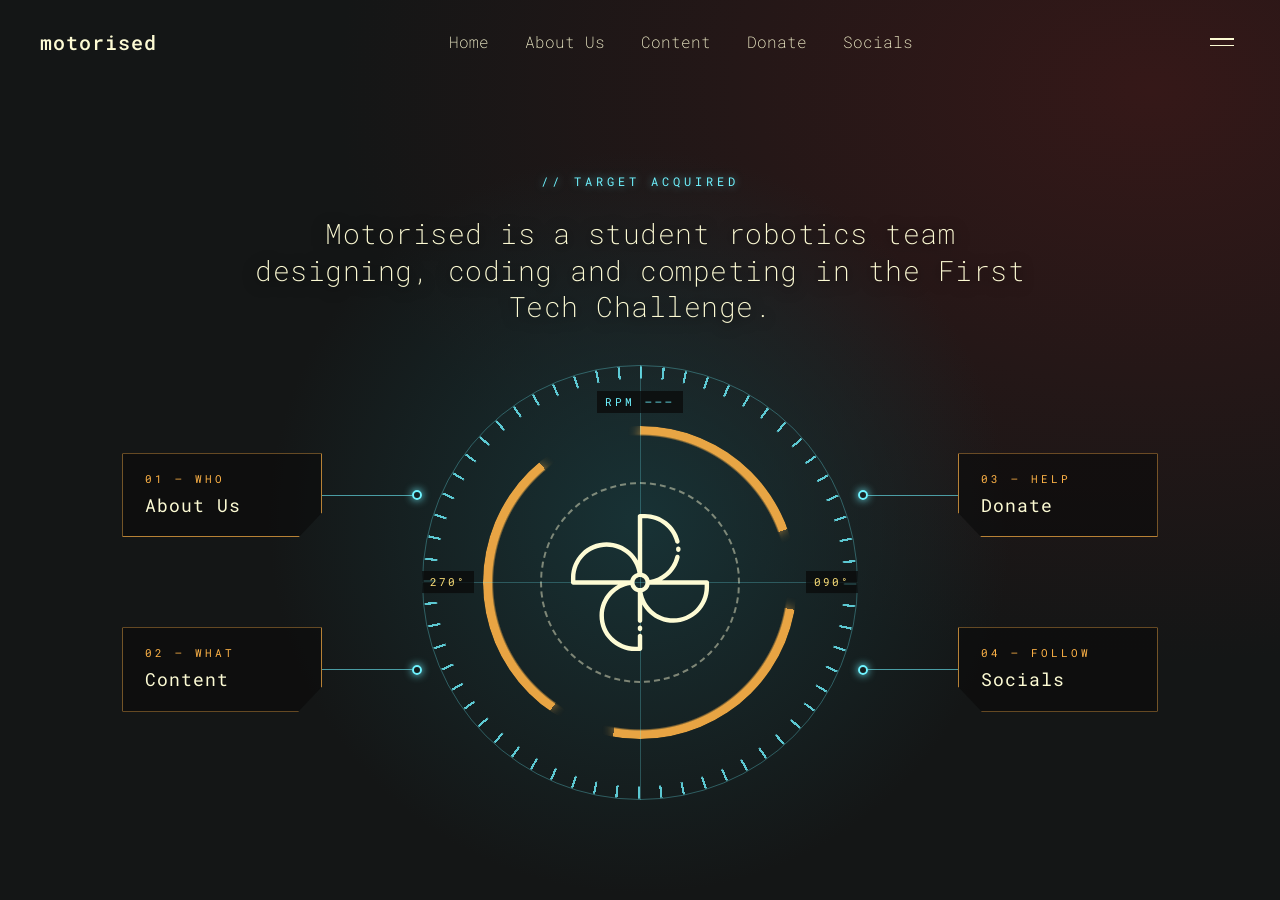
<file: index.html>
<!DOCTYPE html>
<html lang="en">
    <head>
        <meta charset="UTF-8">
        <meta name="viewport" content="width=device-width, initial-scale=1.0">
        <title>We are Motorised!</title>
        <link rel="icon" type="image/png" href="images/favicon.png">
        <link rel="stylesheet" href="common.css">
        <link rel="stylesheet" href="indexStyle.css">

    </head>


    <body>
        


        <header class="site-header">

            <!-- left -->
            <a href="index.html" class="logo">motorised</a>

            <!-- middle -->
            <nav class="nav-menu">
                <a href="index.html" class="nav-link">Home</a>
                <a href="aboutUs.html" class="nav-link">About Us</a>
                <a href="content.html" class="nav-link">Content</a>
                <a href="donate.html" class="nav-link">Donate</a>
                <a href="socials.html" class="nav-link">Socials</a>
            </nav>

            <!-- right -->
            <button class="menu-toggle" aria-label="Open menu">
                <span></span>
                <span></span>
            </button>

        </header>


        <main class="hero-section">
            <div class="content-wrapper">

                <span class="hud-kicker">// TARGET ACQUIRED</span>

                <p class="statement">
                    Motorised is a student robotics team designing, coding
                    and competing in the First Tech Challenge.
                </p>

                <div class="reticle-stage">

                    <!-- left callouts -->
                    <div class="callouts callouts-left">
                        <div class="callout-row">
                            <a href="aboutUs.html" class="callout callout-l">
                                <span class="callout-tag">01 — WHO</span>
                                <span class="callout-name">About Us</span>
                            </a>
                            <span class="wire" aria-hidden="true"></span>
                            <span class="node" aria-hidden="true"></span>
                        </div>
                        <div class="callout-row">
                            <a href="content.html" class="callout callout-l">
                                <span class="callout-tag">02 — WHAT</span>
                                <span class="callout-name">Content</span>
                            </a>
                            <span class="wire" aria-hidden="true"></span>
                            <span class="node" aria-hidden="true"></span>
                        </div>
                    </div>

                    <!-- the reticle, propeller in the middle -->
                    <div class="reticle">
                        <div class="ring-boost ring-boost-a" aria-hidden="true">
                            <div class="ring ring-ticks"></div>
                        </div>
                        <div class="ring ring-outline" aria-hidden="true"></div>
                        <div class="ring-boost ring-boost-b" aria-hidden="true">
                            <div class="ring ring-arc"></div>
                        </div>
                        <div class="ring ring-dashed" aria-hidden="true"></div>
                        <div class="crosshair crosshair-h" aria-hidden="true"></div>
                        <div class="crosshair crosshair-v" aria-hidden="true"></div>

                        <span class="readout readout-top" aria-hidden="true">RPM <span class="rpm-value">———</span></span>
                        <span class="readout readout-right" aria-hidden="true">090°</span>
                        <span class="readout readout-left" aria-hidden="true">270°</span>

                        <img class="propeller" src="propeller/propeller.svg" alt="">
                    </div>

                    <!-- right callouts -->
                    <div class="callouts callouts-right">
                        <div class="callout-row">
                            <span class="node" aria-hidden="true"></span>
                            <span class="wire" aria-hidden="true"></span>
                            <a href="donate.html" class="callout callout-r">
                                <span class="callout-tag">03 — HELP</span>
                                <span class="callout-name">Donate</span>
                            </a>
                        </div>
                        <div class="callout-row">
                            <span class="node" aria-hidden="true"></span>
                            <span class="wire" aria-hidden="true"></span>
                            <a href="socials.html" class="callout callout-r">
                                <span class="callout-tag">04 — FOLLOW</span>
                                <span class="callout-name">Socials</span>
                            </a>
                        </div>
                    </div>

                </div>

            </div>
        </main>

        
        <script src="propeller.js" defer></script>

    </body>
</html>
</file>
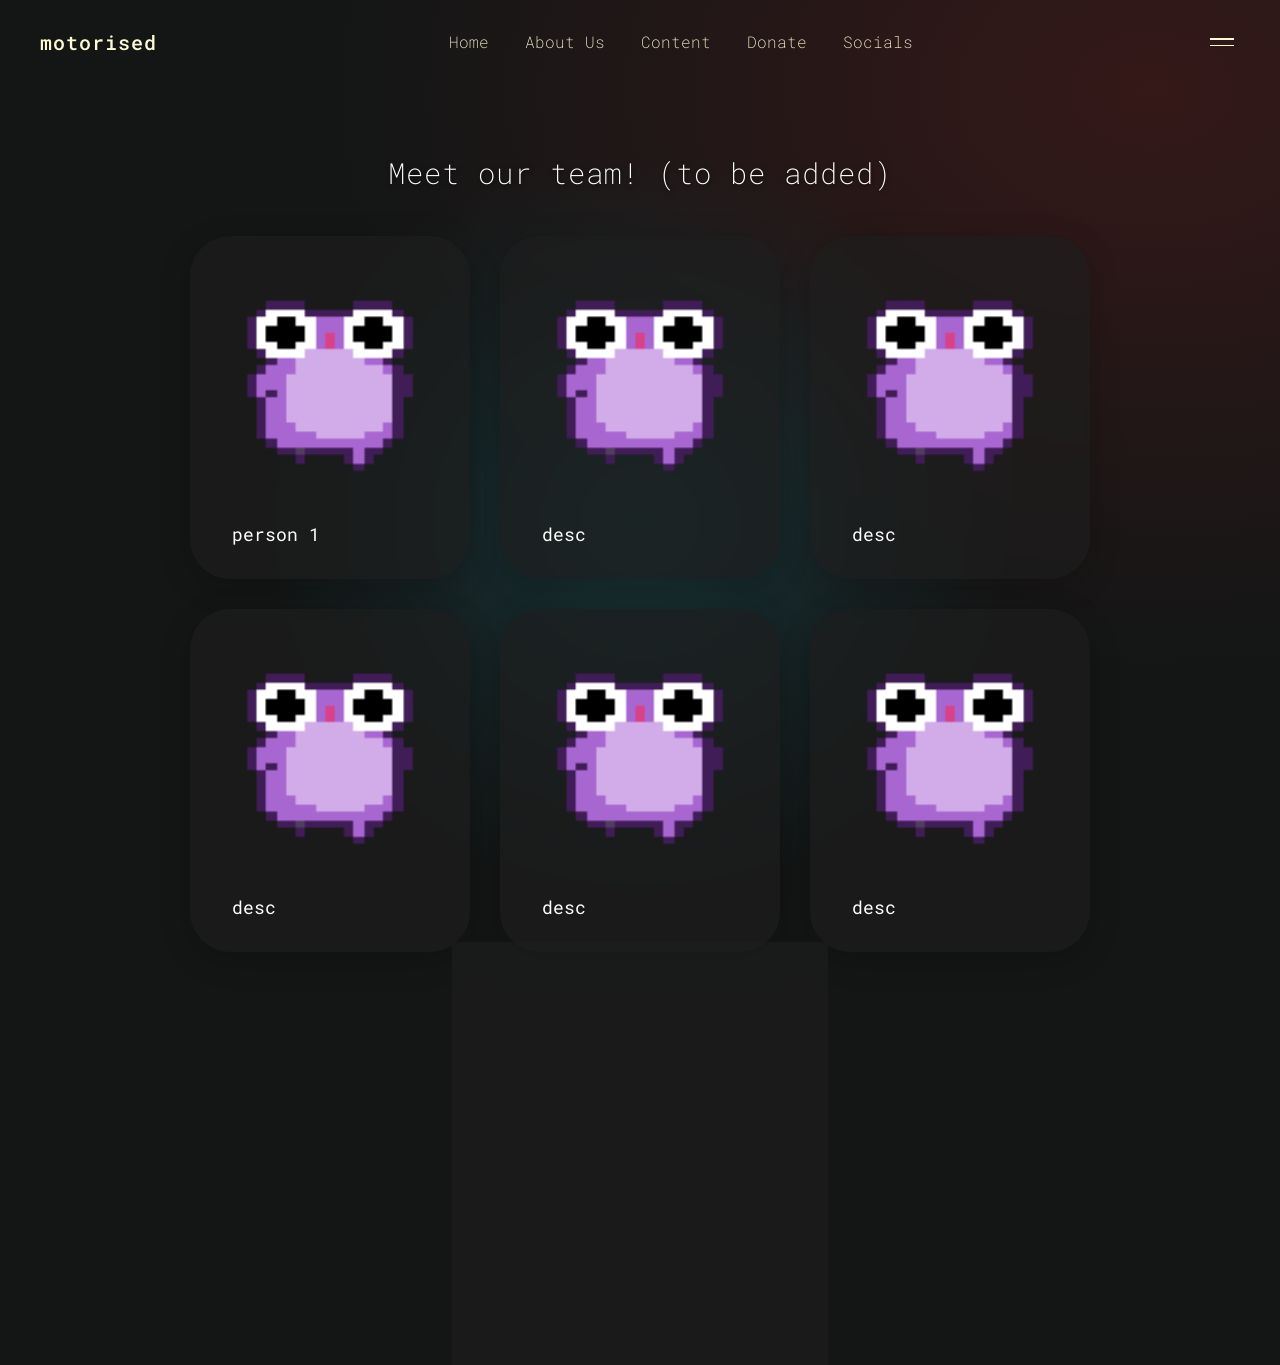
<file: aboutUs.html>
<!DOCTYPE html>
<html lang="en">
    <head>
        <meta charset="UTF-8">
        <meta name="viewport" content="width=device-width, initial-scale=1.0">
        <title>We are Motorised!</title>
        <link rel="icon" type="image/png" href="images/favicon.png">

        <link rel="stylesheet" href="common.css">
        <link rel="stylesheet" href="aboutUsStyle.css">

    </head>


    <body>
        


        <header class="site-header">

            <!-- left -->
            <a href="index.html" class="logo">motorised</a>

            <!-- middle -->
            <nav class="nav-menu">
                <a href="index.html" class="nav-link">Home</a>
                <a href="aboutUs.html" class="nav-link">About Us</a>
                <a href="content.html" class="nav-link">Content</a>
                <a href="donate.html" class="nav-link">Donate</a>
                <a href="socials.html" class="nav-link">Socials</a>
            </nav>

            <!-- right -->
            <button class="menu-toggle" aria-label="Open menu">
                <span></span>
                <span></span>
            </button>

        </header>

        <main>
            
            <div class="about-container">
                <h1 class="section-title">Meet our team! (to be added)</h1>
                <div class="team-grid">
                <!-- Card 1 -->
                    <div class="person">
                        <div class="image-container">
                            <img class="image-box" src="images/cat.png" alt="cat">
                        </div>
                        <p class="desc">person 1</p>
                    </div>

                    <!-- Card 2 -->
                    <div class="person">
                        <div class="image-container">
                            <img class="image-box" src="images/cat.png" alt="cat">
                        </div>
                        <p class="desc">desc</p>
                    </div>

                    <!-- Card 3 -->
                    <div class="person">
                        <div class="image-container">
                            <img class="image-box" src="images/cat.png" alt="cat">
                        </div>
                        <p class="desc">desc</p>
                    </div>

                    <!-- Card 4 -->
                    <div class="person">
                        <div class="image-container">
                            <img class="image-box" src="images/cat.png" alt="cat">
                        </div>
                        <p class="desc">desc</p>
                    </div>

                    <!-- Card 5 -->
                    <div class="person">
                        <div class="image-container">
                            <img class="image-box" src="images/cat.png" alt="cat">
                        </div>
                        <p class="desc">desc</p>
                    </div>

                    <!-- Card 6 -->
                    <div class="person">
                        <div class="image-container">
                            <img class="image-box" src="images/cat.png" alt="cat">
                        </div>
                        <p class="desc">desc</p>
                    </div>

                    <!-- Card 7 -->
                    <div class="person">
                        <div class="image-container">
                            <img class="image-box" src="images/cat.png" alt="cat">
                        </div>
                        <p class="desc">desc</p>
                    </div>


                </div>
            </div>
        </main>

        

    </body>
</html>
</file>
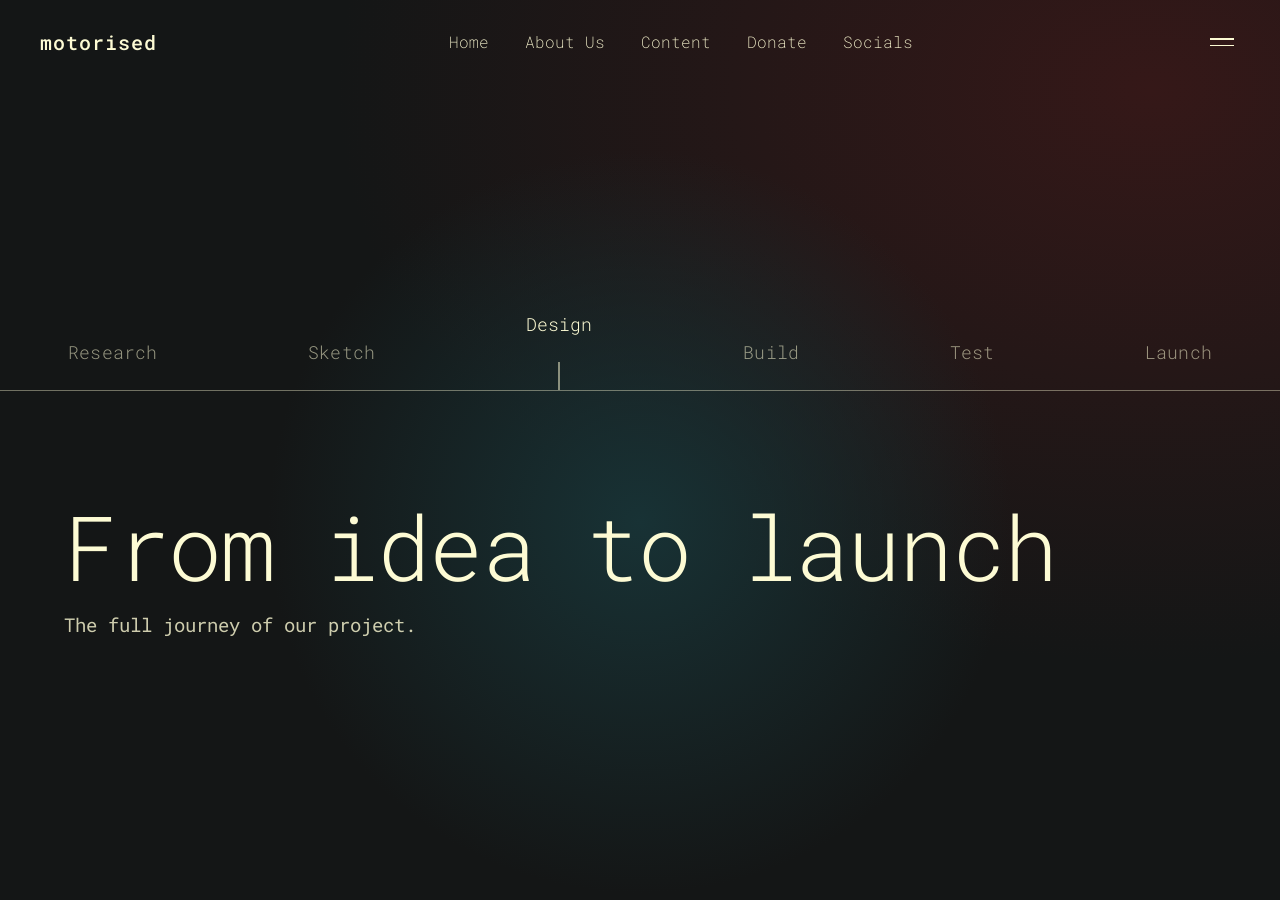
<file: content.html>
<!DOCTYPE html>
<html lang="en">
    <head>
        <meta charset="UTF-8">
        <meta name="viewport" content="width=device-width, initial-scale=1.0">
        <title>We are Motorised!</title>
        <link rel="icon" type="image/png" href="images/favicon.png">
        <link rel="stylesheet" href="common.css">
        <link rel="stylesheet" href="contentStyle.css">

    </head>


    <body>
        


        <header class="site-header">

            <!-- left -->
            <a href="index.html" class="logo">motorised</a>

            <!-- middle -->
            <nav class="nav-menu">
                <a href="index.html" class="nav-link">Home</a>
                <a href="aboutUs.html" class="nav-link">About Us</a>
                <a href="content.html" class="nav-link">Content</a>
                <a href="donate.html" class="nav-link">Donate</a>
                <a href="socials.html" class="nav-link">Socials</a>
            </nav>

            <!-- right -->
            <button class="menu-toggle" aria-label="Open menu">
                <span></span>
                <span></span>
            </button>

        </header>

        <main class="content-page">

            <div class="timeline" aria-label="Process steps">
                <input type="radio" name="step" id="step-1">
                <label for="step-1" class="step">Research</label>

                <input type="radio" name="step" id="step-2">
                <label for="step-2" class="step">Sketch</label>

                <input type="radio" name="step" id="step-3" checked>
                <label for="step-3" class="step">Design</label>

                <input type="radio" name="step" id="step-4">
                <label for="step-4" class="step">Build</label>

                <input type="radio" name="step" id="step-5">
                <label for="step-5" class="step">Test</label>

                <input type="radio" name="step" id="step-6">
                <label for="step-6" class="step">Launch</label>
            </div>

            <section class="timeline-hero">
                <h1>From idea to launch</h1>
                <p>The full journey of our project.</p>
            </section>

        </main>

        

    </body>
</html>
</file>
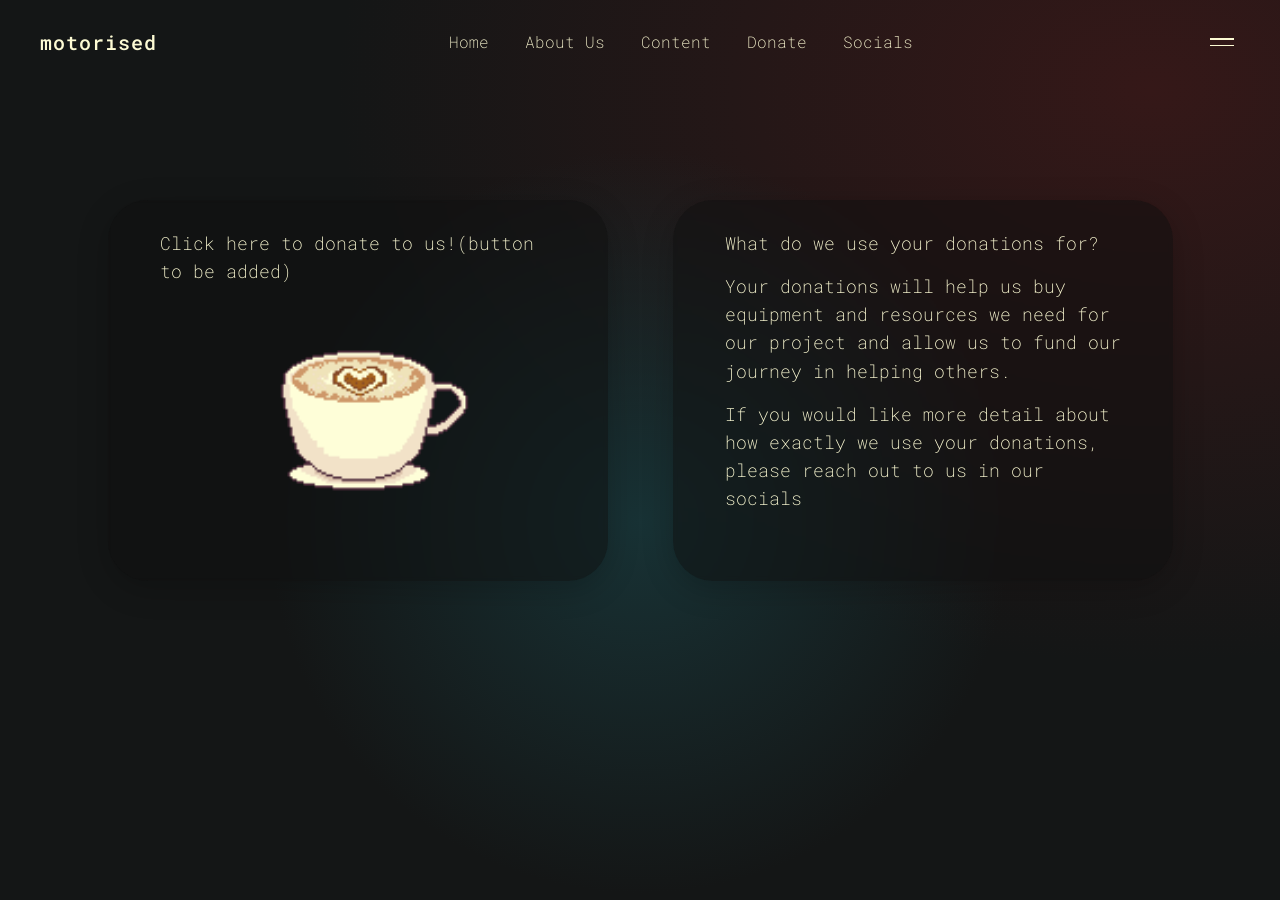
<file: donate.html>
<!DOCTYPE html>
<html lang="en">
    <head>
        <meta charset="UTF-8">
        <meta name="viewport" content="width=device-width, initial-scale=1.0">
        <title>We are Motorised!</title>
        <link rel="icon" type="image/png" href="images/favicon.png">
        <link rel="stylesheet" href="common.css">
        <link rel="stylesheet" href="donateStyle.css">

    </head>


    <body>
        


        <header class="site-header">

            <!-- left -->
            <a href="index.html" class="logo">motorised</a>

            <!-- middle -->
            <nav class="nav-menu">
                <a href="index.html" class="nav-link">Home</a>
                <a href="aboutUs.html" class="nav-link">About Us</a>
                <a href="content.html" class="nav-link">Content</a>
                <a href="donate.html" class="nav-link">Donate</a>
                <a href="socials.html" class="nav-link">Socials</a>
            </nav>

            <!-- right -->
            <button class="menu-toggle" aria-label="Open menu">
                <span></span>
                <span></span>
            </button>

        </header>

        <main>
            <div class="donate-container">
                <div class ="toDonate">
                    <p class = "desc"> Click here to donate to us!(button to be added)</p>
                    <img class="donate-image" src="images/coffee.png" alt="donate">
                </div>
                <div class="whyDonate">
                    <p class = "desc">What do we use your donations for?</p>
                    <p class = "desc"> Your donations will help us buy equipment and resources we need for our project and allow us to fund our journey in helping others.</p>
                    <p class = "desc"> If you would like more detail about how exactly we use your donations, please reach out to us in our socials</p>

                </div>


                
            </div>
        
        </main>
       


    </body>
</html>
</file>
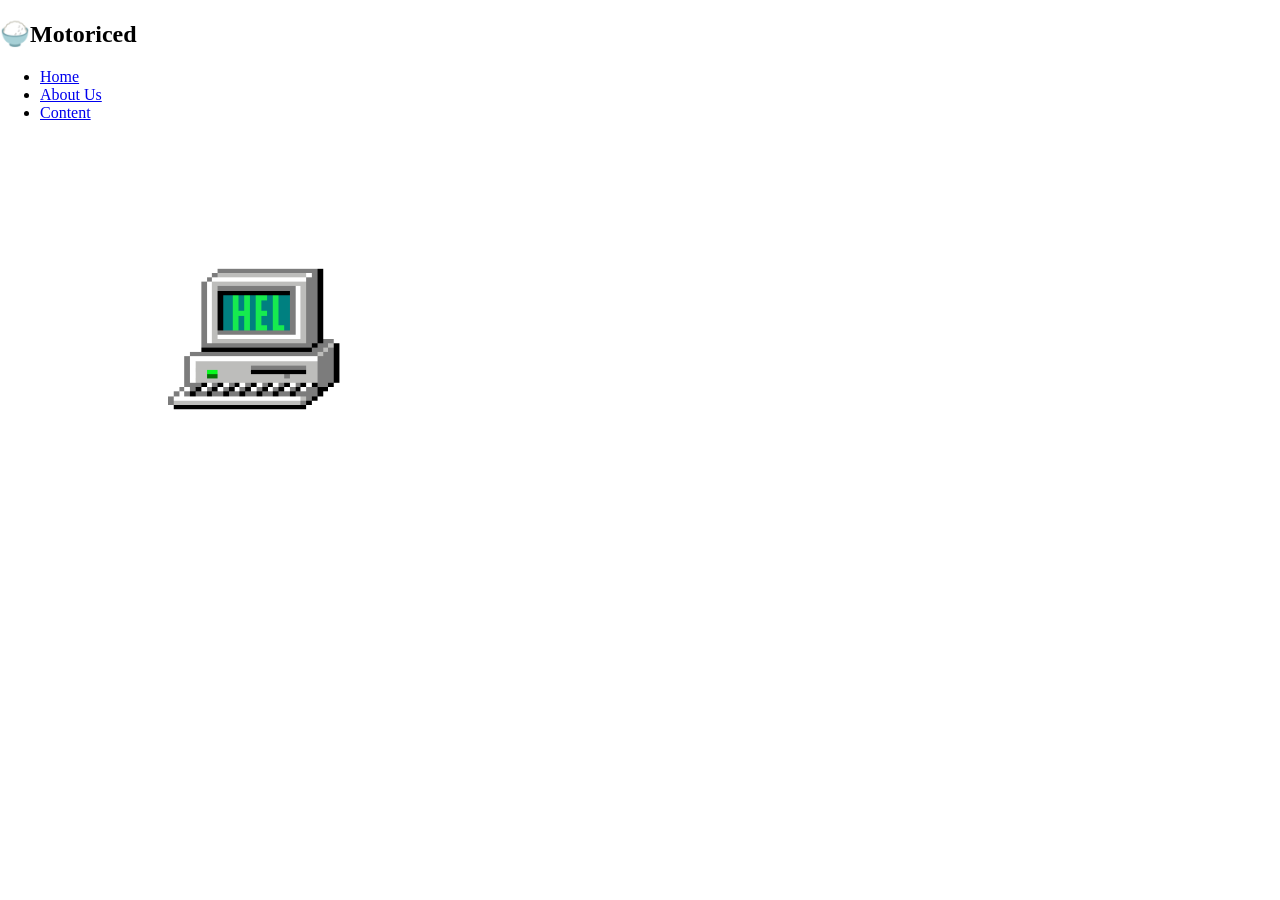
<file: home.html>
<!DOCTYPE html>
<html>
    <head>
        <title>We are Motoriced!...</title>
        <link rel="stylesheet" href="style.css">

    </head>
    <body>
        <header>
            <nav class="navbar">
                <h1>🍚Motoriced</h1>


                <ul class="nav-menu">
                    <li class="nav-item">
                        <a href="home.html" class="nav-link">Home</a>
                    </li>

                    <li class="nav-item">
                        <a href="aboutUs.html" class="nav-link">About Us</a>
                    </li>

                    <li class="nav-item">
                        <a href="content.html" class="nav-link">Content</a>
                    </li>
                </ul>

            </nav>
        </header>

        <main>
            <div class="container">
                <div class="intro">
                    <p>        </p>
                    <p>Hello!</p>
                    <p>We are Motoriced!</p>
                    <p>We are a team preparing for the First Tech Challenge.</p>
                </div>
                <img src="images/computer.gif" alt="computer">
            </div>
        </main>
    </body>
</html>
</file>
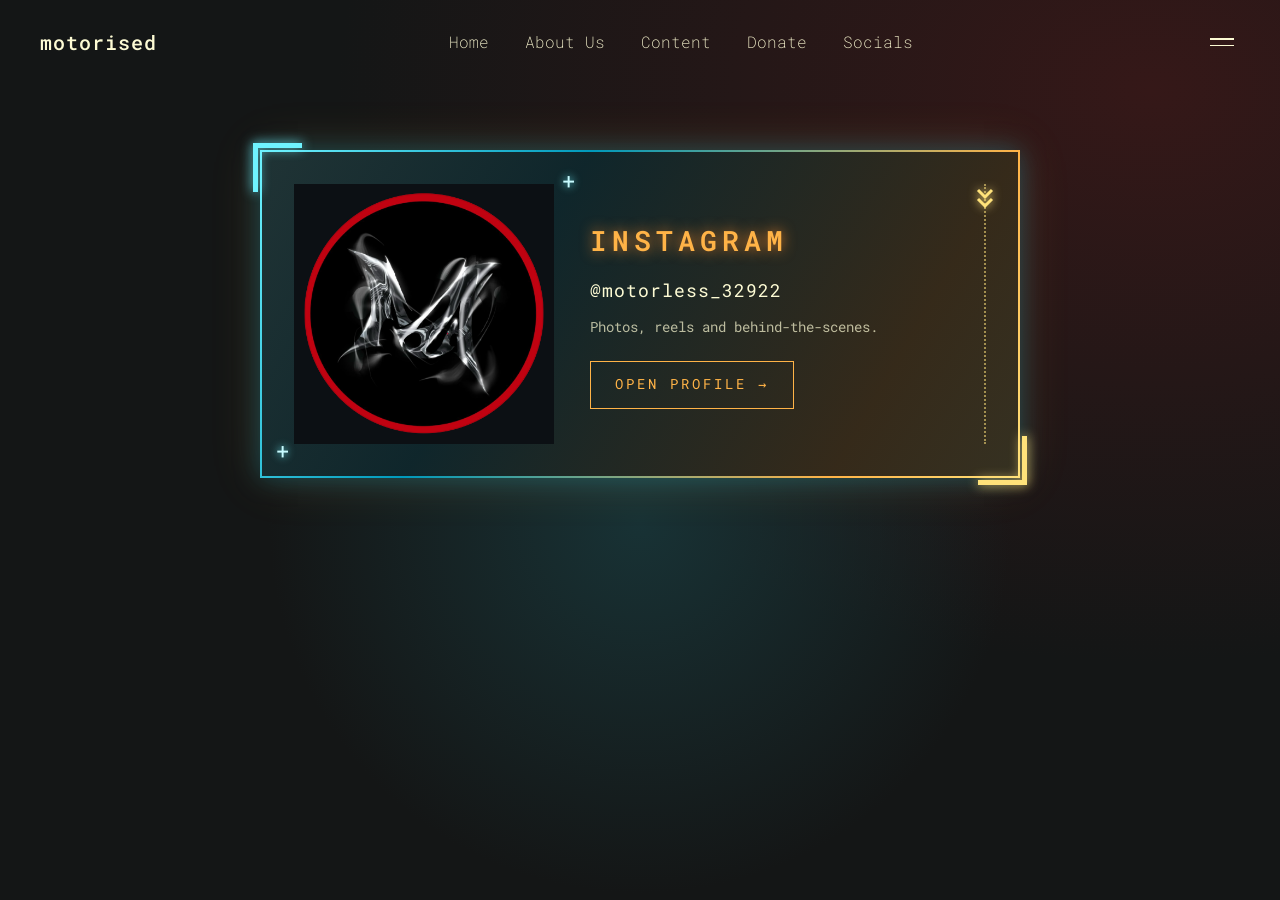
<file: socials.html>
<!DOCTYPE html>
<html lang="en">
    <head>
        <meta charset="UTF-8">
        <meta name="viewport" content="width=device-width, initial-scale=1.0">
        <title>We are Motorised!</title>
        <link rel="icon" type="image/png" href="images/favicon.png">
        <link rel="stylesheet" href="common.css">
        <link rel="stylesheet" href="socialsStyle.css">

    </head>


    <body>
        


        <header class="site-header">

            <!-- left -->
            <a href="index.html" class="logo">motorised</a>

            <!-- middle -->
            <nav class="nav-menu">
                <a href="index.html" class="nav-link">Home</a>
                <a href="aboutUs.html" class="nav-link">About Us</a>
                <a href="content.html" class="nav-link">Content</a>
                <a href="donate.html" class="nav-link">Donate</a>
                <a href="socials.html" class="nav-link">Socials</a>
            </nav>

            <!-- right -->
            <button class="menu-toggle" aria-label="Open menu">
                <span></span>
                <span></span>
            </button>

        </header>

        <main>
            <a class="hud-card" href="https://www.instagram.com/motorless_32922/" target="_blank" rel="noopener noreferrer">
                <span class="hud-plus hud-plus-top" aria-hidden="true">+</span>
                <span class="hud-plus hud-plus-bottom" aria-hidden="true">+</span>

                <img class="hud-img" src="images/instagramPFP.png" alt="Instagram profile picture">

                <div class="hud-body">
                    <svg class="hud-chevron" aria-hidden="true" width="18" height="22" viewBox="0 0 18 22">
                        <path d="M2 2 L9 9 L16 2 M2 11 L9 18 L16 11" fill="none" stroke="currentColor" stroke-width="3"/>
                    </svg>
                    <h2 class="hud-title">INSTAGRAM</h2>
                    <p class="hud-handle">@motorless_32922</p>
                    <p class="hud-desc">Photos, reels and behind-the-scenes.</p>
                    <span class="hud-btn">OPEN PROFILE &rarr;</span>
                </div>
            </a>
        </main>


    </body>
</html>
</file>
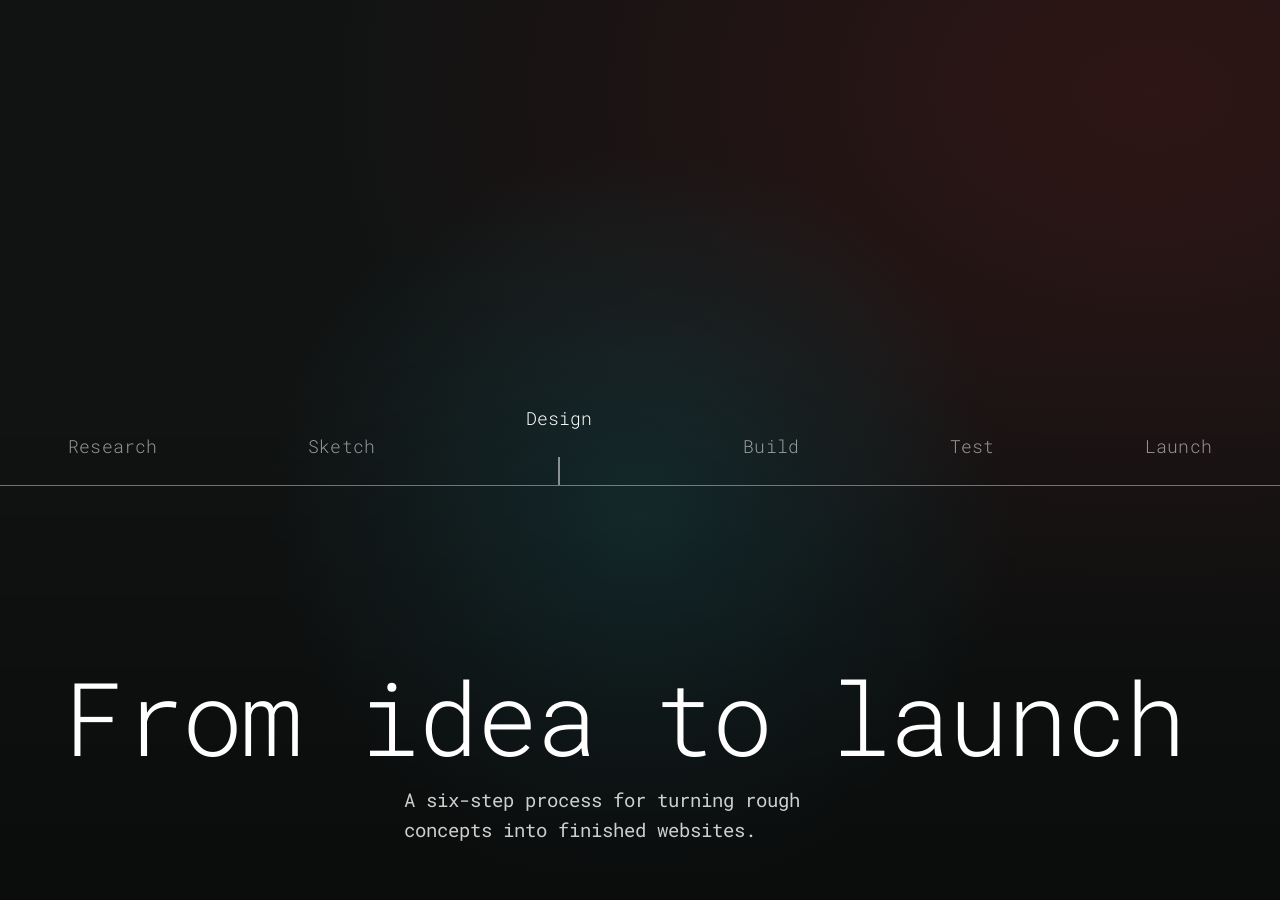
<file: timeline.html>
<!DOCTYPE html>
<html lang="en">
<head>
  <meta charset="UTF-8">
  <meta name="viewport" content="width=device-width, initial-scale=1.0">
  <title>Process Timeline</title>
  <link rel="preconnect" href="https://fonts.googleapis.com">
  <link rel="preconnect" href="https://fonts.gstatic.com" crossorigin>
  <link href="https://fonts.googleapis.com/css2?family=Inter:wght@300;400&display=swap" rel="stylesheet">
  <link rel="stylesheet" href="timelineStyle.css">
  <link rel="stylesheet" href="common.css">
</head>
<body>

  <div class="timeline" aria-label="Process steps">
    <input type="radio" name="step" id="step-1">
    <label for="step-1" class="step"><span class="step-text">Research</span></label>

    <input type="radio" name="step" id="step-2">
    <label for="step-2" class="step"><span class="step-text">Sketch</span></label>

    <input type="radio" name="step" id="step-3" checked>
    <label for="step-3" class="step"><span class="step-text">Design</span></label>

    <input type="radio" name="step" id="step-4">
    <label for="step-4" class="step"><span class="step-text">Build</span></label>

    <input type="radio" name="step" id="step-5">
    <label for="step-5" class="step"><span class="step-text">Test</span></label>

    <input type="radio" name="step" id="step-6">
    <label for="step-6" class="step"><span class="step-text">Launch</span></label>
  </div>

  <section class="hero">
    <h1>From idea to launch</h1>
    <p>A six-step process for turning rough concepts into finished websites.</p>
  </section>


</body>
</html>
</file>
<file: common.css>
@import url('https://fonts.googleapis.com/css2?family=Montserrat:ital,wght@0,100..900;1,100..900&family=Roboto+Condensed:ital,wght@0,100..900;1,100..900&family=Roboto+Mono:ital,wght@0,100..700;1,100..700&display=swap');
@view-transition {
    navigation: auto;
}

main {
    padding-top: 110px;
}


* {
    font-family: 'Roboto Mono', monospace;
    margin: 0;
    padding: 0;
    box-sizing: border-box;
    
}

html, body {
    overflow-x: clip;   /* clip (not hidden) so body doesn't become a second scroll box */
}

/* site background: teal glow low in the middle, maroon glow top right.
   It's a fixed layer, so it stays put while long pages scroll. */
body::after {
    content: "";
    position: fixed;
    inset: 0;
    background:
        radial-gradient(circle at 50% 58%, #183235 0%, transparent 45%),
        radial-gradient(ellipse at 90% 10%, #351818 0%, transparent 50%),
        #141616;
    z-index: -1;              /* behind all content */
    pointer-events: none;     /* clicks pass straight through */
}

body {
    background-color: #141616;
    color: #ffffff; /* Flipped to white so it reads if no other colour set*/
    line-height: 1.6; /* space */
    -webkit-font-smoothing: antialiased; /* Keeps fonts nice */
}


h1 {
    /* for mobile */
    font-size: clamp(2rem, 8vw, 4.5rem); 
    letter-spacing: 1px;
    text-align: center;
}

/* for mobile */
h2, .section-title {
    font-size: clamp(1.4rem, 5vw, 2.2rem);
    margin-bottom: 20px;
    text-align: center;
}

/* for mobile */
p, .subtitle, .desc {
    font-size: clamp(0.95rem, 2.5vw, 1.2rem);
    max-width: 90%; /* Prevents text lines from hitting the edges */
    margin-left: auto;
    margin-right: auto;
}





/* ---------- top bar ---------- */

.site-header {
    position: fixed;
    top:0;
    left:0;

    width: 100%;
    padding: 26px 40px;

    display: flex;
    align-items: center;
    justify-content: space-between;   /* logo | links | icon, pushed apart */
    gap: 30px;
    z-index: 10;
}

/* left: wordmark */
.logo {
    text-decoration: none;
    color: #fdfbd4;
    font-size: 1.25rem;
    font-weight: 500;
    letter-spacing: 1px;
    transition: opacity 0.2s;
}

.logo:hover {
    opacity: 0.7;
}

/* middle: links */
.nav-menu {
    display: flex;
    gap: 36px;
}

.nav-link {
    text-decoration: none;
    color: #fdfbd4;
    font-size: 1rem;
    font-weight: 200;
    transition: opacity 0.2s;
}

.nav-link:hover {
    opacity: 0.6;
}




/* right: the = icon */
.menu-toggle {
    background: none;
    border: none;
    padding: 6px;
    cursor: pointer;

    display: flex;
    flex-direction: column;
    gap: 5px;
}

.menu-toggle span {
    display: block;
    width: 24px;
    height: 1.5px;
    background-color: #fdfbd4;
}

/* ---------- mobile ---------- */

@media (max-width: 700px) {
    .site-header {
        padding: 20px 22px;
    }

    .nav-menu {
        display: none;      /* links collapse, the = icon takes over */
    }

    main {
        padding-top: 90px;     /* ← add */
    }

}
</file>
<file: indexStyle.css>
/* the home page never scrolls (see the short-screen safety net at the bottom) */
html, body {
    height: 100%;
    overflow: hidden;
}

.hero-section {
    position: relative;
    width: 100%;
    height: 100vh;            /* fallback for older browsers */
    height: 100dvh;           /* exactly one screen, accounts for mobile browser bars */

    display: flex;
    justify-content: center;
    align-items: center;
    text-align: center;

    padding: 96px 20px 24px;  /* top padding clears the fixed header */
}

.content-wrapper {
    width: 100%;
    max-width: 1200px;

    display: flex;
    flex-direction: column;
    align-items: center;
    gap: 24px;
}

.hud-kicker {
    font-size: 0.75rem;
    letter-spacing: 4px;
    color: #6ff3ff;
    text-shadow: 0 0 8px rgba(111, 243, 255, 0.6);
}

.statement {
    font-size: clamp(1.1rem, 2.2vw, 1.9rem);
    font-weight: 200;
    line-height: 1.3;
    text-shadow: 0 2px 14px rgba(0, 0, 0, 0.85);

    letter-spacing: 0.5px;
    color: #fdfbd4;
    max-width: 820px;         /* overrides the 90% that common.css puts on all <p> */
    animation: fadeIn 2s ease-in-out forwards;
}



/* ---------- reticle stage: callouts | reticle | callouts ---------- */

.reticle-stage {
    --cyan: #6ff3ff;
    --amber: #ffb347;
    --gold: #ffe27a;

    width: 100%;
    margin-top: 16px;
    display: grid;
    grid-template-columns: minmax(0, 1fr) auto minmax(0, 1fr);
    align-items: center;
}

.callouts {
    display: flex;
    flex-direction: column;
    gap: 90px;
}

.callout-row {
    display: flex;
    align-items: center;
}

.callouts-left .callout-row {
    justify-content: flex-end;
}

/* the boxes */
.callout {
    display: flex;
    flex-direction: column;
    gap: 4px;
    min-width: 200px;
    padding: 16px 22px;

    text-align: left;
    text-decoration: none;
    color: #fdfbd4;
    background: rgba(10, 10, 10, 0.6);
    border: 1px solid rgba(255, 179, 71, 0.7);
    transition: border-color 0.2s, box-shadow 0.2s, background 0.2s;
}

/* angled corner on the side facing away from the wire */
.callout-l {
    clip-path: polygon(0 0, 100% 0, 100% 70%, 88% 100%, 0 100%);
}

.callout-r {
    clip-path: polygon(0 0, 100% 0, 100% 100%, 12% 100%, 0 70%);
}

.callout:hover,
.callout:focus-visible {
    border-color: var(--cyan);
    background: rgba(10, 20, 22, 0.75);
    box-shadow: 0 0 18px rgba(111, 243, 255, 0.35);
    outline: none;
}

.callout-tag {
    font-size: 0.7rem;
    letter-spacing: 3px;
    color: var(--amber);
}

.callout-name {
    font-size: 1.1rem;
    letter-spacing: 1px;
}

/* connector line + glowing dot */
.wire {
    flex-grow: 1;
    max-width: 90px;
    min-width: 30px;
    border-top: 1px solid rgba(111, 243, 255, 0.6);
}

.node {
    flex-shrink: 0;
    width: 10px;
    height: 10px;
    border: 2px solid var(--cyan);
    border-radius: 50%;
    box-shadow: 0 0 8px var(--cyan);
}



/* ---------- the reticle ---------- */

.reticle {
    position: relative;
    /* sized by width AND height so it always fits on one screen;
       340px = header padding + kicker + statement + gaps */
    width: clamp(180px, min(34vw, calc(100vh - 340px)), 460px);
    width: clamp(180px, min(34vw, calc(100dvh - 340px)), 460px);
    aspect-ratio: 1 / 1;
    margin: 0 auto;
    overflow: hidden;         /* clips the invisible corners of the rotating rings,
                                 so spinning never changes the page size */

    display: flex;
    align-items: center;
    justify-content: center;
}

.ring,
.ring-boost {
    position: absolute;
    border-radius: 50%;
    pointer-events: none;
}

/* the boost wrappers are turned extra by propeller.js while it spins */
.ring-boost {
    inset: 0;
}

/* outer ring of tick marks */
.ring-ticks {
    inset: 0;
    background: repeating-conic-gradient(rgba(111, 243, 255, 0.8) 0 0.6deg, transparent 0.6deg 6deg);
    -webkit-mask: radial-gradient(circle, transparent 66%, #000 66.5%, #000 70%, transparent 70.5%);
            mask: radial-gradient(circle, transparent 66%, #000 66.5%, #000 70%, transparent 70.5%);
    animation: reticle-spin 40s linear infinite;
}

.ring-outline {
    inset: 0;
    border: 1px solid rgba(111, 243, 255, 0.3);
}

/* broken amber arc, turns the other way */
.ring-boost-b {
    inset: 14%;
}

.ring-arc {
    inset: 0;
    background: conic-gradient(var(--amber) 0 70deg, transparent 70deg 100deg,
                               var(--amber) 100deg 190deg, transparent 190deg 215deg,
                               var(--amber) 215deg 320deg, transparent 320deg);
    -webkit-mask: radial-gradient(circle, transparent 66%, #000 67%);
            mask: radial-gradient(circle, transparent 66%, #000 67%);
    filter: drop-shadow(0 0 6px rgba(255, 179, 71, 0.7));
    opacity: 0.9;
    animation: reticle-spin 22s linear infinite reverse;
}

.ring-dashed {
    inset: 27%;
    border: 2px dashed rgba(253, 251, 212, 0.45);
}

.crosshair {
    position: absolute;
    pointer-events: none;
}

.crosshair-h {
    left: 0;
    right: 0;
    top: 50%;
    border-top: 1px solid rgba(111, 243, 255, 0.25);
}

.crosshair-v {
    top: 0;
    bottom: 0;
    left: 50%;
    border-left: 1px solid rgba(111, 243, 255, 0.25);
}

/* little text readouts sitting on the rings */
.readout {
    position: absolute;
    padding: 2px 8px;
    font-size: 0.7rem;
    letter-spacing: 2px;
    background: rgba(10, 10, 10, 0.75);
    white-space: nowrap;
    pointer-events: none;
}

.readout-top {
    top: 6%;
    left: 50%;
    transform: translateX(-50%);
    letter-spacing: 3px;
    color: var(--cyan);
}

.readout-right,
.readout-left {
    top: 50%;
    transform: translateY(-50%);
    color: var(--gold);
}

.readout-right { right: 0; }
.readout-left  { left: 0; }

.rpm-value {
    display: inline-block;
    min-width: 3ch;
    text-align: right;
}

.propeller {
    position: relative;       /* sits above the rings */
    width: 34%;
    height: auto;
    cursor: pointer;
    animation: fadeIn 2s ease-in-out forwards;
}

@keyframes reticle-spin {
    to { transform: rotate(360deg); }
}



/* ---------- narrow screens: reticle on top, callouts in a 2x2 grid ---------- */

@media (max-width: 900px) {
    .hero-section {
        padding: 84px 16px 20px;
    }

    .content-wrapper {
        gap: 16px;
    }

    .reticle-stage {
        margin-top: 8px;
        grid-template-columns: minmax(0, 1fr) minmax(0, 1fr);
        gap: 20px 12px;
    }

    .reticle {
        grid-column: 1 / -1;
        order: -1;
        /* 500px = header padding + text + the 2x2 boxes below */
        width: clamp(150px, min(70vw, calc(100vh - 500px)), 380px);
        width: clamp(150px, min(70vw, calc(100dvh - 500px)), 380px);
    }

    .callouts {
        gap: 12px;
    }

    .wire,
    .node {
        display: none;
    }

    .callout {
        width: 100%;
        min-width: 0;
        padding: 12px 14px;
    }
}



/* ---------- safety net: very short screens (e.g. phone turned sideways) can scroll ---------- */

@media (max-height: 500px) {
    html, body {
        height: auto;
        overflow-y: visible;
        overflow-x: clip;
    }

    .hero-section {
        height: auto;
        min-height: 100dvh;
    }

    .reticle {
        width: clamp(180px, 34vw, 320px);
    }
}

@media (prefers-reduced-motion: reduce) {
    .ring-ticks,
    .ring-arc {
        animation: none;
    }

    .callout {
        transition: none;
    }
}
</file>
<file: aboutUsStyle.css>
/*  Main Page Layout */
.about-container {
    display: flex;
    flex-direction: column;
    align-items: center;
    padding: 40px 20px;
    min-height: calc(100vh - 110px);
 /* Pushes page to fill display height minus navbar */
}

.section-title {
    font-size: 1.8rem;
    font-weight: 200;
    color: #ffffff;
    margin-bottom: 40px;
    text-align: center;
    text-shadow: 1px 1px 4px rgba(0,0,0,0.6);
}

.team-grid {
    display: flex;
    justify-content: center;
    align-items: stretch; /* Forces all to have the exact same height */
    gap: 30px; /* Space between  */
    width: 100%;
    max-width: 1100px;
    flex-wrap: wrap; /* Wraps  to a new line on smaller mobile screens */
}

.person {
    background-color: rgba(30,30,30,0.65);
    border: none; 
    border-radius: 40px; 
    width: 280px;
    padding: 30px 25px;
    display: flex;
    flex-direction: column;
    align-items: center;

    backdrop-filter: blur(2px);
    -webkit-backdrop-filter: blur(2px);

    box-shadow: 0 8px 32px 0 rgba(0,0,0,0.2);
}

.image-container {
    width: 100%;
    aspect-ratio: 1 / 1; 
    margin-bottom: 25px;
    overflow: hidden;
    border-radius: 4px;
}

.image-box {
    width: 100%;
    height: 100%;
    object-fit: cover; /* Crops the photo to fit as square */
}

.desc {
    font-size: 1.1rem;
    color: #ffffff;
    text-align: left;
    width: 100%; /* Keeps text left-aligned  */
    padding-left: 5px;
}
</file>
<file: contentStyle.css>
/* ---------- Content page: process timeline ---------- */

.content-page {
  --ease: cubic-bezier(0.22, 1, 0.36, 1);
  --speed: 500ms;
  --lift: -28px;      /* how far the active label rises */
  --dim: 0.55;        /* opacity of inactive labels */

  min-height: 100vh;
  display: flex;
  flex-direction: column;
  justify-content: center;
  gap: 12vh;
  padding-bottom: 8vh;
  color: #fdfbd4;
}

.timeline {
  display: flex;
  justify-content: space-between;
  padding: 40px 5vw 0;   /* top padding leaves room for the lifted label */
  border-bottom: 1px solid rgba(253, 251, 212, 0.4);
}

/* Hide the radio circles but keep them usable by keyboard */
.timeline input {
  position: absolute;
  opacity: 0;
  pointer-events: none;
}

.step {
  position: relative;
  padding: 0 0.25rem 1.5rem;
  font-size: clamp(0.75rem, 1.4vw, 1.35rem);
  font-weight: 300;
  letter-spacing: 0.01em;
  opacity: var(--dim);
  cursor: pointer;
  user-select: none;
  transition:
    transform var(--speed) var(--ease),
    opacity var(--speed) var(--ease);
}

/* The tick that grows down to the line */
.step::after {
  content: "";
  position: absolute;
  left: 50%;
  top: 100%;
  width: 1px;
  height: 0;
  background: #fdfbd4;
  transform: translateX(-50%);
  transition: height var(--speed) var(--ease);
}

/* Active state: hover, selected, or keyboard focus */
.step:hover,
.timeline input:checked + .step,
.timeline input:focus-visible + .step {
  transform: translateY(var(--lift));
  opacity: 1;
}

.step:hover::after,
.timeline input:checked + .step::after,
.timeline input:focus-visible + .step::after {
  height: calc(-1 * var(--lift));
}

/* While hovering a different step, the selected one steps back down */
.timeline:has(.step:hover) input:checked + .step:not(:hover) {
  transform: none;
  opacity: var(--dim);
}

.timeline:has(.step:hover) input:checked + .step:not(:hover)::after {
  height: 0;
}

/* Neighbours of the hovered step lift slightly (wave effect) */
.step:hover + input + .step,
.step:has(+ input + .step:hover) {
  transform: translateY(calc(var(--lift) * 0.3));
  opacity: 0.8;
}

/* ---------- Hero text ---------- */

.timeline-hero {
  padding: 0 5vw;
}

.timeline-hero h1 {
  font-size: clamp(2.2rem, 7vw, 6rem);
  font-weight: 300;
  letter-spacing: -0.02em;
  line-height: 1.05;
  text-align: left;
}

.timeline-hero p {
  margin: 1rem 0 0;
  max-width: 40ch;
  opacity: 0.8;
}

@media (max-width: 700px) {
  .timeline {
    padding: 40px 16px 0;
  }

  .step {
    padding: 0 0 1.25rem;
  }

  .timeline-hero {
    padding: 0 16px;
  }
}

/* Respect reduced-motion settings */
@media (prefers-reduced-motion: reduce) {
  .step,
  .step::after {
    transition: none;
  }
}
</file>
<file: donateStyle.css>
.donate-container {
    margin: 30px auto 0;
    display: flex;
    justify-content: center;
    align-items: stretch; /* Forces all to have the exact same height */
    gap: 30px; /* Space between  */
    width: 100%;
    max-width: 1100px;
    flex-wrap: wrap; /* Wraps  to a new line on smaller mobile screens */
}

.toDonate {
    margin: 60px auto 0;
    background-color: rgba(15,15,15,0.5);
    border: none; 
    border-radius: 40px; 
    width: 500px;
    max-width: 45vw;
    padding: 30px 25px;
    display: flex;
    flex-direction: column;
    align-items: center;

    backdrop-filter: blur(2px);
    -webkit-backdrop-filter: blur(2px);

    box-shadow: 0 8px 32px 0 rgba(0,0,0,0.2);

}

.whyDonate {
    margin: 60px auto 0;
    background-color: rgba(15,15,15,0.5);
    border: none; 
    border-radius: 40px; 
    width: 500px;
    max-width: 45vw;
    padding: 30px 25px;
    display: flex;
    flex-direction: column;
    align-items: center;

    backdrop-filter: blur(2px);
    -webkit-backdrop-filter: blur(2px);

    box-shadow: 0 8px 32px 0 rgba(0,0,0,0.2);

}

.desc {
    font-size: 1.1rem;
    font-weight: 200;
    color: #fdfbd4;
    text-align: left;
    width: 100%; /* Keeps text left-aligned  */
    padding-left: 5px;
    margin-bottom: 15px;
}

.donate-image {
    width: 50%;
    aspect-ratio: 1 / 1; 
    margin-bottom: 25px;
    overflow: hidden;
    border-radius: 4px;

}
</file>
<file: style.css>
/* Importing the fonts */



.navbar {
    position: absolute;
    top: 0;
    left: 0;
}



.hero-section {
    position: relative;
    width: 100%;
    height: 100vh;

    background-image: url('images/background.png');
    background-size: cover;
    background-position: center bottom;
    background-repeat: no-repeat;

    display: flex;
    justify-content: center;
    align-items: center;
    text-align: center;

}

.content-wrapper {
    max-width: 600px;
    padding: 20px;
    margin-bottom: 10vh;
}

.main-title {
    font-size: 4rem;
    font-weight: 700;
    color: white;
    margin-bottom: 25px;
    letter-spacing: 2px;
    white-space: nowrap;
    animation: fadeIn 2s ease-in-out forwards;
}

@keyframes fadeIn {
  0% { 
    opacity: 0;
  }
  100% {
    opacity: 1;
  }
}

.intro {
    font-size: 1.3rem;
    color: white;
    line-height: 1.5;
    font-weight: bold;
    animation: fadeIn 2s ease-in-out forwards;
}




.container img {
    width: 500px;
    height: 300px;
    border-radius: 50%;

}

/* Container layout */
.grid-container {
  display: grid;
  grid-template-columns: repeat(3, 1fr); /* Creates 3 equal columns */
  gap: 40px;                             /* Space between columns and rows */
  padding: 20px;
  max-width: 1000px;                     /* Adjust based on your design */
  margin: 0 auto;                        /* Centers the grid on the page */
}

/* Card layout */
.person {
  display: flex;
  flex-direction: column;
  align-items: flex-start;               /* Aligns description to the left */
}

/* Square Image Placeholder */
.image-box {
  width: 100%;
  aspect-ratio: 1 / 1;                   /* Forces the box to stay perfectly square */       
  display: flex;
  align-items: center;
  justify-content: center;
}

/* Description Text */
.desc {
  margin-top: 10px;                      /* Space between image and text */
}
</file>
<file: socialsStyle.css>
/* ---------- HUD-style social card ---------- */

.hud-card {
    --cyan: #6ff3ff;
    --amber: #ffb347;
    --gold: #ffe27a;

    position: relative;
    display: grid;
    grid-template-columns: 260px minmax(0, 1fr);
    gap: 36px;
    width: min(760px, calc(100% - 32px));
    margin: 40px auto 80px;
    padding: 32px;

    color: #fdfbd4;
    text-decoration: none;

    /* gradient border: dark fill on the inside, teal -> amber on the edge */
    border: 2px solid transparent;
    background:
        linear-gradient(rgba(18, 18, 18, 0.85), rgba(18, 18, 18, 0.85)) padding-box,
        linear-gradient(120deg, var(--cyan), #0099bb 35%, var(--amber) 80%, var(--gold)) border-box;
    box-shadow: 0 0 24px rgba(0, 153, 187, 0.35), 0 0 48px rgba(255, 179, 71, 0.15);
    transition: transform 0.3s, box-shadow 0.3s;
}

.hud-card:hover,
.hud-card:focus-visible {
    transform: translateY(-3px);
    box-shadow: 0 0 32px rgba(0, 153, 187, 0.6), 0 0 64px rgba(255, 179, 71, 0.35);
}

.hud-card:focus-visible {
    outline: 2px solid var(--gold);
    outline-offset: 6px;
}

/* chunky corner brackets */
.hud-card::before,
.hud-card::after {
    content: "";
    position: absolute;
    width: 44px;
    height: 44px;
    pointer-events: none;
}

.hud-card::before {
    top: -9px;
    left: -9px;
    border-top: 5px solid var(--cyan);
    border-left: 5px solid var(--cyan);
    filter: drop-shadow(0 0 6px var(--cyan));
}

.hud-card::after {
    bottom: -9px;
    right: -9px;
    border-bottom: 5px solid var(--gold);
    border-right: 5px solid var(--gold);
    filter: drop-shadow(0 0 6px var(--gold));
}

/* little + marks */
.hud-plus {
    position: absolute;
    font-size: 22px;
    line-height: 1;
    color: #c8fbff;
    text-shadow: 0 0 8px var(--cyan);
}

.hud-plus-top {
    top: 18px;
    left: 300px;
}

.hud-plus-bottom {
    bottom: 14px;
    left: 14px;
}

/* image */
.hud-img {
    width: 100%;
    aspect-ratio: 1 / 1;
    object-fit: cover;
    display: block;
    background: #3a3a3a;
}

/* text side, with the dotted rail on the right */
.hud-body {
    position: relative;
    display: flex;
    flex-direction: column;
    justify-content: center;
    gap: 12px;
    padding-right: 40px;
    border-right: 2px dotted rgba(255, 226, 122, 0.55);
}

.hud-chevron {
    position: absolute;
    top: 4px;
    right: -10px;
    color: var(--gold);
    filter: drop-shadow(0 0 5px var(--gold));
}

/* undo common.css centring / max-width inside the card */
.hud-body h2,
.hud-body p {
    margin: 0;
    max-width: none;
    text-align: left;
}

.hud-title {
    font-size: clamp(1.4rem, 4vw, 1.75rem);
    font-weight: 600;
    letter-spacing: 5px;
    color: var(--amber);
    text-shadow: 0 0 14px rgba(255, 140, 40, 0.85);
}

.hud-handle {
    font-size: clamp(1rem, 2.5vw, 1.15rem);
    letter-spacing: 1px;
    overflow-wrap: anywhere;
}

.hud-desc {
    font-size: 0.85rem;
    opacity: 0.7;
}

/* looks like a button; the whole card is the link */
.hud-btn {
    align-self: flex-start;
    margin-top: 10px;
    padding: 12px 24px;
    border: 1px solid var(--amber);
    color: var(--amber);
    font-size: 0.85rem;
    letter-spacing: 3px;
    transition: background 0.2s, color 0.2s;
}

.hud-card:hover .hud-btn,
.hud-card:focus-visible .hud-btn {
    background: var(--amber);
    color: #111;
}

/* ---------- mobile ---------- */

@media (max-width: 700px) {
    .hud-card {
        grid-template-columns: 1fr;
        gap: 22px;
        padding: 22px;
    }

    .hud-img {
        max-width: 280px;
        margin: 0 auto;
    }

    .hud-plus-top {
        left: auto;
        right: 16px;
    }
}

@media (prefers-reduced-motion: reduce) {
    .hud-card,
    .hud-btn {
        transition: none;
    }

    .hud-card:hover,
    .hud-card:focus-visible {
        transform: none;
    }
}
</file>
<file: timelineStyle.css>
:root {
  /* */
  

  --ease: cubic-bezier(0.22, 1, 0.36, 1);
  --speed: 500ms;
  --lift: -28px;      /* how far the active label rises */
  --dim: 0.55;        /* opacity of inactive labels */
}

* {
  box-sizing: border-box;
  margin: 0;
  padding: 0;
}


html, body {
  height: 100%;
  overflow: hidden;
}

body {
  font-family: "Inter", system-ui, "Segoe UI", sans-serif;
  color: #fff;
  background: var(--bg);
  background-size: cover;
  background-position: center;
  min-height: 100vh;
  overflow: hidden;
  position: relative;
}

/* Darkens the bottom so white text stays readable on any photo */
body::before {
  content: "";
  position: absolute;
  inset: 0;
  background: linear-gradient(to top, rgba(0, 0, 0, 0.45), rgba(0, 0, 0, 0.1) 60%);
  pointer-events: none;
}

/* ---------- Timeline ---------- */

.timeline {
  position: absolute;
  left: 0;
  right: 0;
  top: 48%;
  display: flex;
  justify-content: space-between;
  padding: 0 5vw;
  border-bottom: 1px solid rgba(255, 255, 255, 0.4);
}

/* Hide the radio circles but keep them usable by keyboard */
.timeline input {
  position: absolute;
  opacity: 0;
  pointer-events: none;
}

/* The label is the hover/click target and never moves,
   so the cursor can't "lose" it mid-animation (that caused the flicker).
   Only the .step-text inside it lifts and fades. */
.step {
  display: block;
  cursor: pointer;
  user-select: none;
}

.step-text {
  position: relative;
  display: block;
  padding: 0 0.25rem 1.5rem;
  font-size: clamp(0.9rem, 1.4vw, 1.35rem);
  font-weight: 300;
  letter-spacing: 0.01em;
  opacity: var(--dim);
  transition:
    transform var(--speed) var(--ease),
    opacity var(--speed) var(--ease);
}

/* The tick that grows down to the line */
.step-text::after {
  content: "";
  position: absolute;
  left: 50%;
  top: 100%;
  width: 1px;
  height: 0;
  background: #fff;
  transform: translateX(-50%);
  transition: height var(--speed) var(--ease);
}

/* ---------- Active state: hover, selected, or keyboard focus ---------- */

.step:hover .step-text,
input:checked + .step .step-text,
input:focus-visible + .step .step-text {
  transform: translateY(var(--lift));
  opacity: 1;
}

.step:hover .step-text::after,
input:checked + .step .step-text::after,
input:focus-visible + .step .step-text::after {
  height: calc(-1 * var(--lift));
}

/* While hovering a different step, the selected one steps back down */
.timeline:has(.step:hover) input:checked + .step:not(:hover) .step-text {
  transform: none;
  opacity: var(--dim);
}

.timeline:has(.step:hover) input:checked + .step:not(:hover) .step-text::after {
  height: 0;
}

/* Neighbours of the hovered step lift slightly (wave effect) */
.step:hover + input + .step .step-text,
.step:has(+ input + .step:hover) .step-text {
  transform: translateY(calc(var(--lift) * 0.3));
  opacity: 0.8;
}

/* ---------- Hero text ---------- */

.hero {
  position: absolute;
  left: 5vw;
  bottom: 6vh;
}

.hero h1 {
  font-size: clamp(3rem, 8vw, 7rem);
  font-weight: 300;
  letter-spacing: -0.02em;
  line-height: 1;
}

.hero p {
  margin-top: 1rem;
  max-width: 40ch;
  opacity: 0.8;
}

/* ---------- Respect reduced-motion settings ---------- */

@media (prefers-reduced-motion: reduce) {
  .step-text,
  .step-text::after {
    transition: none;
  }
}
</file>
